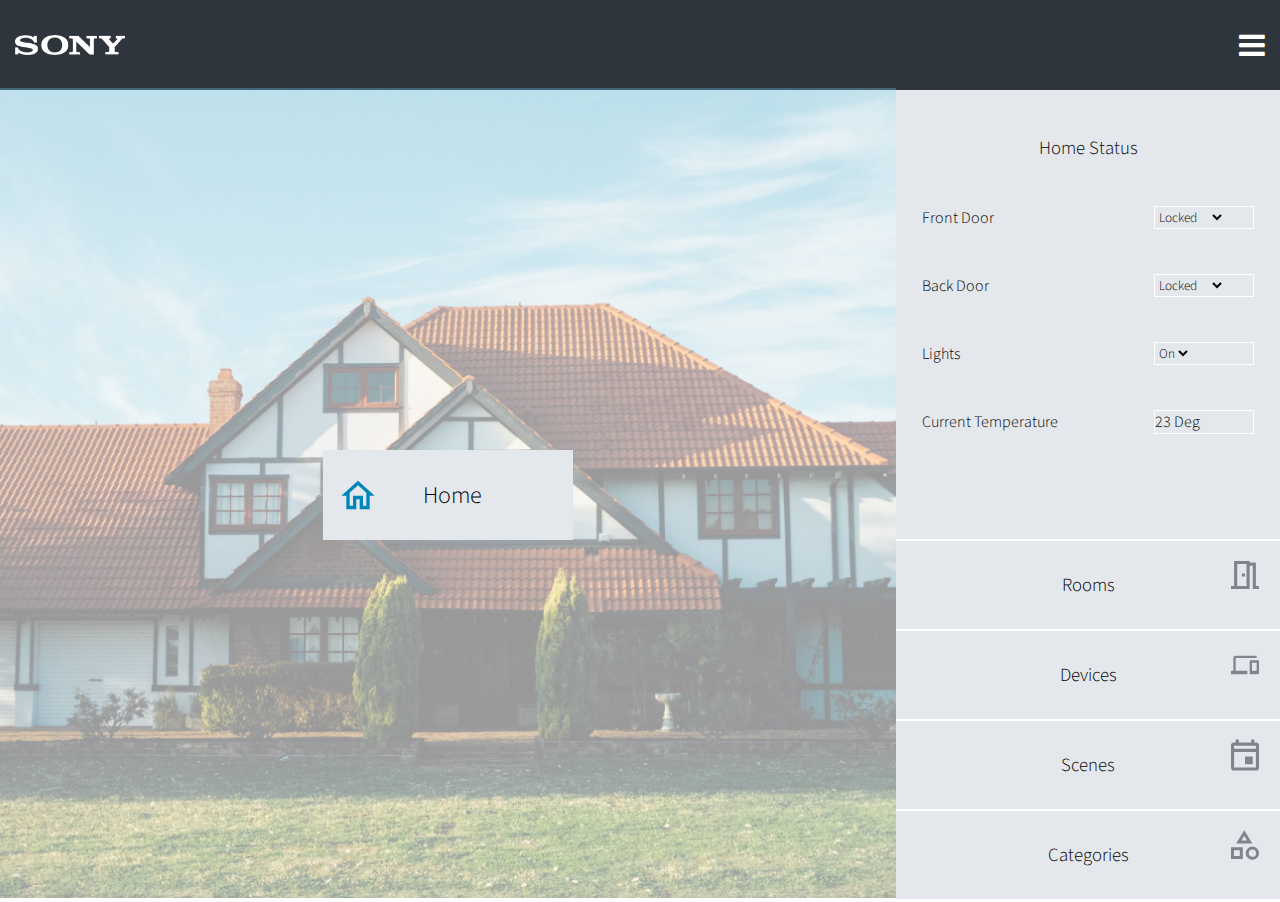
<file: index.html>
<!DOCTYPE html>
<html>
  <head>
    <meta charset="UTF-8">
    <meta name="viewport" content="width=device-width,initial-scale=1">
    <title>home</title>
    <link rel="stylesheet" href="css/style.css" type="text/css">
    <link rel="stylesheet" href="https://cdnjs.cloudflare.com/ajax/libs/font-awesome/4.7.0/css/font-awesome.min.css">
  </head>
  <body>

    <!-- top head bar goes across all pages -->
    <div class="top-bar">

      <div class="logo">
        <img src="images/sony-logo.png" alt="sony-logo">
      </div>

      <div class="burger icon">
        <i class="fa fa-bars" aria-hidden="true"></i>
      </div>

      <div class="drop-menu">
        <ul>
          <a id="newRoom" href="rooms.html"><li class="text">new room</li></a>
          <a id="newDevice" href="devices.html"><li class="text">new device</li></a>
          <a id="newScene" href="scenes.html"><li class="text">new scene</li></a>
          <a href="#"><li class="text">language</li></a>

        </ul>
      </div>

      </div>


    <!-- center description section -->
    <div class="center-sec">
      <div class="bg-img-container">
        <img class="bg-img" src="images/home.jpg" alt="">
      </div>

      <div class="desc-sec">
        <div class="desc-icon icon">
          <img src="images/icons/home-active.svg" alt="">
        </div>

        <div class="desc-text">
          <h2 class="text">home</h2>
        </div>

      </div>
    </div>

    <div class="stat-sec">
      <h3 class="text">home status</h3>

      <div class="stat-sec-cont">

          <div class="item">
            <div class="stat-sec-item text">
              <p>front door</p>
            </div>

            <div class="stat-item">
              <select class="text">
                <option value="">locked</option>
                <option value="">unlocked</option>
              </select>
            </div>
          </div>

          <div class="item">
            <div class="stat-sec-item text">
              <p>back door</p>
            </div>

            <div class="stat-item">
              <select class="text">
                <option value="">locked</option>
                <option value="">unlocked</option>
              </select>
            </div>
          </div>

          <div class="item">
            <div class="stat-sec-item text">
              <p>lights</p>
            </div>

            <div class="stat-item">
              <select class="text">
                <option value="">on</option>
                <option value="">off</option>
              </select>
            </div>
          </div>

          <div class="item">
            <div class="stat-sec-item text">
              <p>current temperature</p>
            </div>

            <div class="stat-item">
              <p class="text">23 deg</p>
            </div>
          </div>
        </div>
      </div>

      <!-- navigation list -->
    <div class="nav-list">
      <a href="rooms.html">
        <div class="nav-item" id="rooms">
          <div class="nav-text">
            <h3 class="text">rooms</h3>
          </div>
          <div class="nav-icon icon">
            <img src="images/icons/room.svg" alt="">
          </div>
        </div>
      </a>

      <a href="devices.html">
        <div class="nav-item" id="devices">
          <div class="nav-text">
            <h3 class="text">devices</h3>
          </div>
          <div class="nav-icon icon">
            <img src="images/icons/devices.svg" alt="">
          </div>
        </div>
      </a>

      <a href="scenes.html">
        <div class="nav-item" id="scenes">
          <div class="nav-text">
            <h3 class="text">scenes</h3>
          </div>
          <div class="nav-icon icon">
            <img src="images/icons/scenes.svg" alt="">
          </div>
        </div>
      </a>

      <a href="categories.html">
        <div class="nav-item" id="categories">
          <div class="nav-text">
            <h3 class="text">categories</h3>
          </div>
          <div class="nav-icon icon">
            <img src="images/icons/categories.svg" alt="">
          </div>
        </div>
      </a>
    </div>

    <script src="https://ajax.googleapis.com/ajax/libs/jquery/2.2.4/jquery.min.js"></script>
    <script src="js/script.js"></script>

  </body>
</html>
</file>
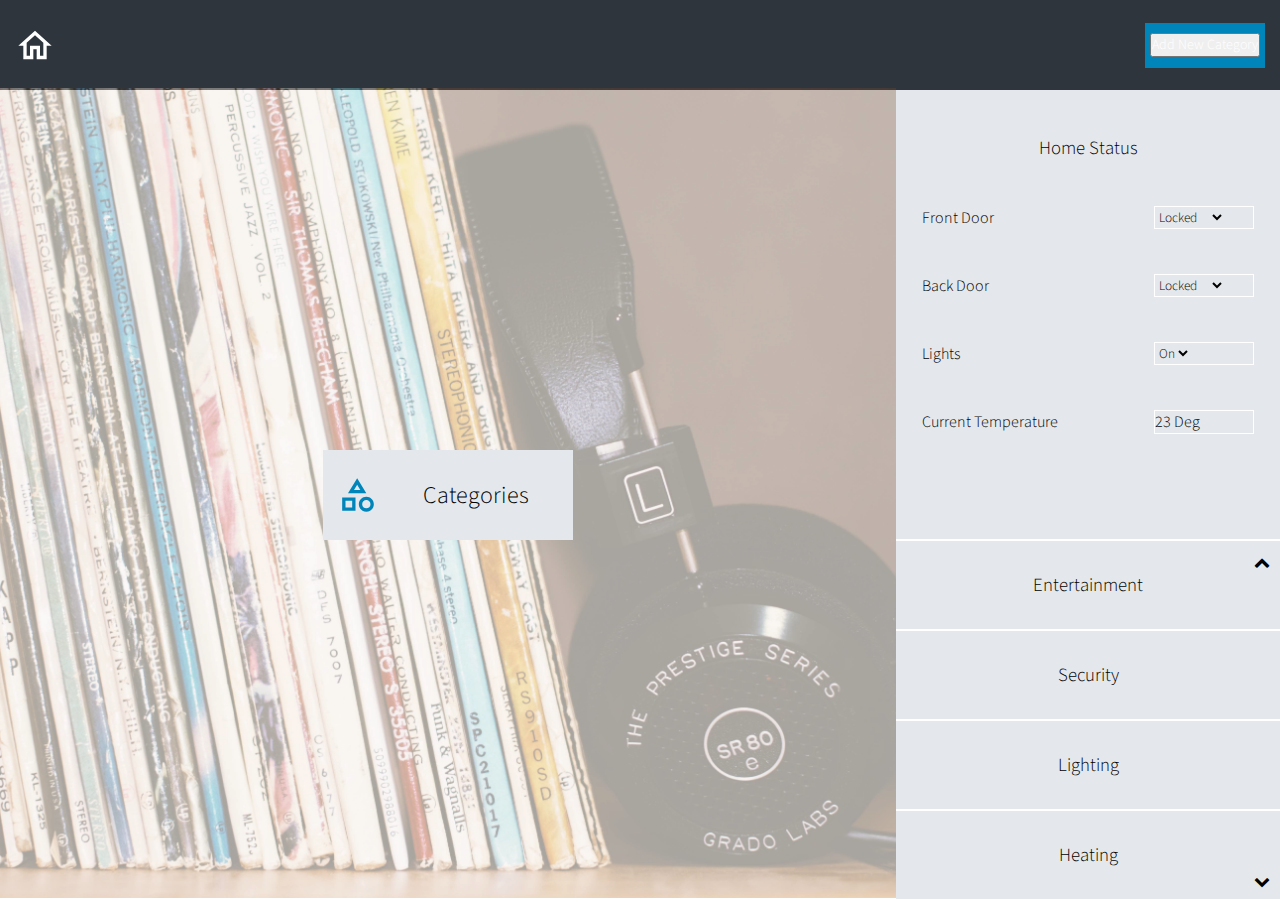
<file: categories.html>
<!DOCTYPE html>
<html>
  <head>
    <meta charset="UTF-8">
    <meta name="viewport" content="width=device-width,initial-scale=1">
    <title>categories</title>
    <link rel="stylesheet" href="css/style.css" type="text/css">
    <link rel="stylesheet" href="https://cdnjs.cloudflare.com/ajax/libs/font-awesome/4.7.0/css/font-awesome.min.css">
  </head>
  <body>

    <!-- top head bar goes across all pages -->
    <div class="top-bar">

      <a class="home-icon-cont" href="index.html">
        <div class="home-icon icon">
          <img src="images/icons/home-white.svg" alt="">
        </div>
      </a>

      <div class="add-btn">
        <button class="btn-text" type="button" name="button">add new category</button>
      </div>
        <div class="add-new-toggle">
          <div class="add-new-sec">

          <div class="close-btn icon">
            <i class="fa fa-times" aria-hidden="true"></i>
          </div>

          <label class="text" for="add-new">category name</label>
          <input type="text" name="add-new" value="" placeholder="eg. entertainment">

          <div class="confirm-btn">
            <button class="btn-text" type="button" name="button">add category</button>
          </div>
        </div>
      </div>
    </div>

    <!-- center description section -->
    <div class="center-sec">
      <div class="bg-img-container">
        <img class="bg-img" src="images/categories.jpg" alt="">
      </div>

      <div class="desc-sec">
        <div class="desc-icon icon">
          <img src="images/icons/categories-active.svg" alt="">
        </div>

        <div class="desc-text">
          <h2 class="text">categories</h2>
        </div>
      </div>

    </div>

    <div class="stat-sec">
      <h3 class="text">home status</h3>

      <div class="stat-sec-cont">

          <div class="item">
            <div class="stat-sec-item text">
              <p>front door</p>
            </div>

            <div class="stat-item">
              <select class="text">
                <option value="">locked</option>
                <option value="">unlocked</option>
              </select>
            </div>
          </div>

          <div class="item">
            <div class="stat-sec-item text">
              <p>back door</p>
            </div>

            <div class="stat-item">
              <select class="text">
                <option value="">locked</option>
                <option value="">unlocked</option>
              </select>
            </div>
          </div>

          <div class="item">
            <div class="stat-sec-item text">
              <p>lights</p>
            </div>

            <div class="stat-item">
              <select class="text">
                <option value="">on</option>
                <option value="">off</option>
              </select>
            </div>
          </div>

          <div class="item">
            <div class="stat-sec-item text">
              <p>current temperature</p>
            </div>

            <div class="stat-item">
              <p class="text">23 deg</p>
            </div>
          </div>
        </div>
      </div>




      <!-- navigation list -->

    <div class="direction-ind-up icon">
      <i class="fa fa-chevron-up" aria-hidden="true"></i>
    </div>
    <div class="direction-ind-down icon">
      <i class="fa fa-chevron-down" aria-hidden="true"></i>
    </div>

    <div class="nav-list">
      <a href="#">
        <div class="nav-item" id="entertainment">
          <div class="nav-text">
            <h3 class="text">entertainment</h3>
          </div>
        </div>
      </a>

      <a href="#">
        <div class="nav-item" id="security">
          <div class="nav-text">
            <h3 class="text">security</h3>
          </div>
        </div>
      </a>

      <a href="#">
        <div class="nav-item" id="lighting">
          <div class="nav-text">
            <h3 class="text">lighting</h3>
          </div>
        </div>
      </a>

      <a href="#">
        <div class="nav-item" id="heating">
          <div class="nav-text">
            <h3 class="text">heating</h3>
          </div>
        </div>
      </a>
    </div>

    <script src="https://ajax.googleapis.com/ajax/libs/jquery/2.2.4/jquery.min.js"></script>
    <script src="js/script.js"></script>

  </body>
</html>
</file>
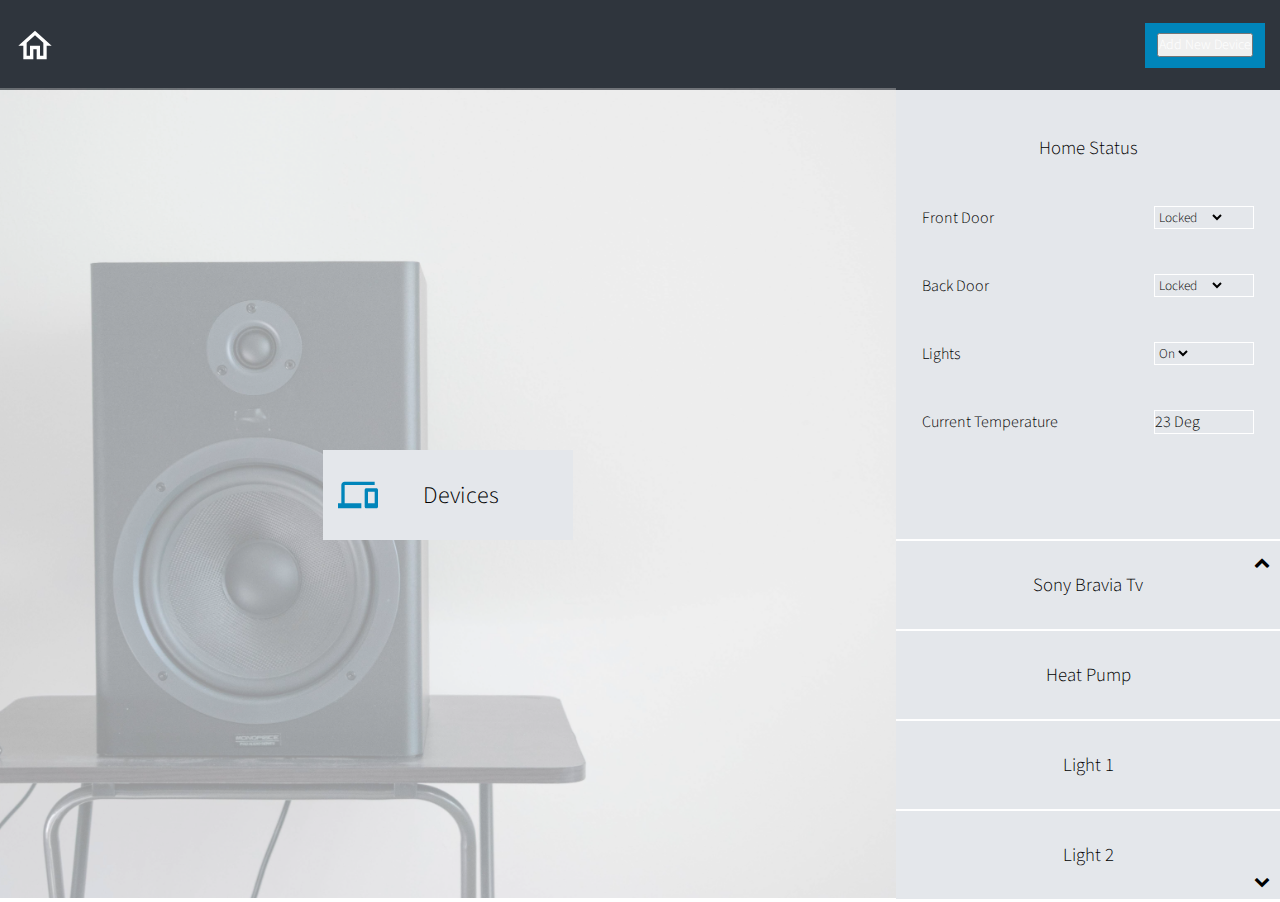
<file: devices.html>
<!DOCTYPE html>
<html>
  <head>
    <meta charset="UTF-8">
    <meta name="viewport" content="width=device-width,initial-scale=1">
    <title>devices</title>
    <link rel="stylesheet" href="css/style.css" type="text/css">
    <link rel="stylesheet" href="https://cdnjs.cloudflare.com/ajax/libs/font-awesome/4.7.0/css/font-awesome.min.css">
  </head>
  <body>

    <!-- top head bar goes across all pages -->
    <div class="top-bar">

      <a class="home-icon-cont" href="index.html">
        <div class="home-icon icon">
          <img src="images/icons/home-white.svg" alt="">
        </div>
      </a>

      <div class="add-btn">
        <button class="btn-text" type="button" name="button">add new device</button>
      </div>
      <div class="add-new-toggle">
        <div class="add-new-sec">

          <div class="close-btn icon">
            <i class="fa fa-times" aria-hidden="true"></i>
          </div>

          <label class="text" for="add-new">device name</label>
          <input type="text" name="add-new" value="" placeholder="eg. stereo">

          <div class="confirm-btn">
            <button class="btn-text" type="button" name="button">add device</button>
          </div>
        </div>
      </div>
    </div>

    <!-- center description section -->
    <div class="center-sec">
      <div class="bg-img-container">
        <img class="bg-img" src="images/devices.jpg" alt="">
      </div>

      <div class="desc-sec">
        <div class="desc-icon icon">
          <img src="images/icons/devices-active.svg" alt="">
        </div>

        <div class="desc-text">
          <h2 class="text">devices</h2>
        </div>
      </div>

    </div>

    <div class="stat-sec">
      <h3 class="text">home status</h3>

      <div class="stat-sec-cont">

          <div class="item">
            <div class="stat-sec-item text">
              <p>front door</p>
            </div>

            <div class="stat-item">
              <select class="text">
                <option value="">locked</option>
                <option value="">unlocked</option>
              </select>
            </div>
          </div>

          <div class="item">
            <div class="stat-sec-item text">
              <p>back door</p>
            </div>

            <div class="stat-item">
              <select class="text">
                <option value="">locked</option>
                <option value="">unlocked</option>
              </select>
            </div>
          </div>

          <div class="item">
            <div class="stat-sec-item text">
              <p>lights</p>
            </div>

            <div class="stat-item">
              <select class="text">
                <option value="">on</option>
                <option value="">off</option>
              </select>
            </div>
          </div>

          <div class="item">
            <div class="stat-sec-item text">
              <p>current temperature</p>
            </div>

            <div class="stat-item">
              <p class="text">23 deg</p>
            </div>
          </div>
        </div>
      </div>

      <!-- navigation list -->
    <div class="direction-ind-up icon">
      <i class="fa fa-chevron-up" aria-hidden="true"></i>
    </div>
    <div class="direction-ind-down icon">
      <i class="fa fa-chevron-down" aria-hidden="true"></i>
    </div>

    <div class="nav-list">
      <a href="#">
        <div class="nav-item" id="m-room">
          <div class="nav-text">
            <h3 class="text">sony bravia tv</h3>
          </div>
        </div>
      </a>

      <a href="#">
        <div class="nav-item" id="lounge">
          <div class="nav-text">
            <h3 class="text">heat pump</h3>
          </div>
        </div>
      </a>

      <a href="#">
        <div class="nav-item" id="kitchen">
          <div class="nav-text">
            <h3 class="text">light 1</h3>
          </div>
        </div>
      </a>

      <a href="#">
        <div class="nav-item" id="b-room1">
          <div class="nav-text">
            <h3 class="text">light 2</h3>
          </div>
        </div>
      </a>

      <a href="#">
        <div class="nav-item" id="b-room2">
          <div class="nav-text">
            <h3 class="text">light 3</h3>
          </div>
        </div>
      </a>

      <a href="#">
        <div class="nav-item" id="b-room3">
          <div class="nav-text">
            <h3 class="text">speakers</h3>
            <div class="nav-icon icon">
              <!-- icon goes here -->
            </div>
          </div>
        </div>
      </a>

      <a href="#">
        <div class="nav-item" id="bathroom">
          <div class="nav-text">
            <h3 class="text">door lock</h3>
          </div>
        </div>
      </a>

      <a href="#">
        <div class="nav-item" id="d-room">
          <div class="nav-text">
            <h3 class="text">security camera</h3>
          </div>
        </div>
      </a>
    </div>

    <script src="https://ajax.googleapis.com/ajax/libs/jquery/2.2.4/jquery.min.js"></script>
    <script src="js/script.js"></script>

  </body>
</html>
</file>
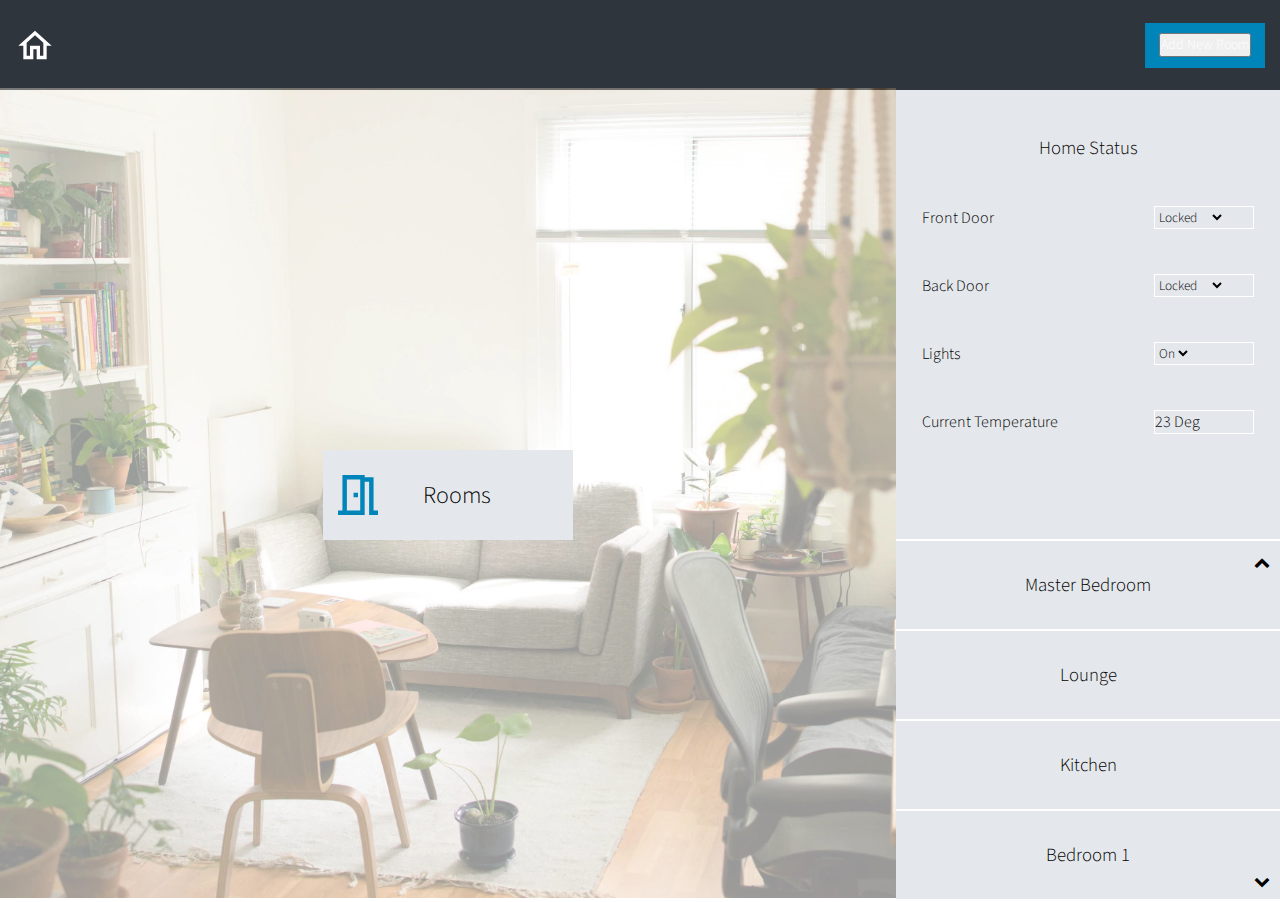
<file: rooms.html>
<!DOCTYPE html>
<html>
  <head>
    <meta charset="UTF-8">
    <meta name="viewport" content="width=device-width,initial-scale=1">
    <title>rooms</title>
    <link rel="stylesheet" href="css/style.css" type="text/css">
    <link rel="stylesheet" href="https://cdnjs.cloudflare.com/ajax/libs/font-awesome/4.7.0/css/font-awesome.min.css">
  </head>
  <body>

    <!-- top head bar goes across all pages -->
    <div class="top-bar">

      <a class="home-icon-cont" href="index.html">
        <div class="home-icon icon">
          <img src="images/icons/home-white.svg" alt="">
        </div>
      </a>

      <div class="add-btn">
        <button class="btn-text" type="button" name="button">add new room</button>
      </div>
      <div class="add-new-toggle">
        <div class="add-new-sec">

          <div class="close-btn icon">
            <i class="fa fa-times" aria-hidden="true"></i>
          </div>

          <label class="text" for="add-new">room name</label>
          <input type="text" name="add-new" value="" placeholder="eg. kitchen">

          <div class="confirm-btn">
            <button class="btn-text" type="button" name="button">add room</button>
          </div>
        </div>
      </div>
    </div>

    <!-- center description section -->
    <div class="center-sec">
      <div class="bg-img-container">
        <img  class="bg-img"src="images/room.jpg" alt="">
      </div>

      <div class="desc-sec">
        <div class="desc-icon icon">
          <img src="images/icons/room-active.svg" alt="">
        </div>

        <div class="desc-text">
          <h2 class="text">rooms</h2>
        </div>
      </div>

    </div>

    <div class="stat-sec">
      <h3 class="text">home status</h3>

      <div class="stat-sec-cont">

          <div class="item">
            <div class="stat-sec-item text">
              <p>front door</p>
            </div>

            <div class="stat-item">
              <select class="text">
                <option value="">locked</option>
                <option value="">unlocked</option>
              </select>
            </div>
          </div>

          <div class="item">
            <div class="stat-sec-item text">
              <p>back door</p>
            </div>

            <div class="stat-item">
              <select class="text">
                <option value="">locked</option>
                <option value="">unlocked</option>
              </select>
            </div>
          </div>

          <div class="item">
            <div class="stat-sec-item text">
              <p>lights</p>
            </div>

            <div class="stat-item">
              <select class="text">
                <option value="">on</option>
                <option value="">off</option>
              </select>
            </div>
          </div>

          <div class="item">
            <div class="stat-sec-item text">
              <p>current temperature</p>
            </div>

            <div class="stat-item">
              <p class="text">23 deg</p>
            </div>
          </div>
        </div>
      </div>


      <!-- navigation list -->
    <div class="direction-ind-up icon">
      <i class="fa fa-chevron-up" aria-hidden="true"></i>
    </div>
    <div class="direction-ind-down icon">
      <i class="fa fa-chevron-down" aria-hidden="true"></i>
    </div>

    <div class="nav-list">
      <a href="#">
        <div class="nav-item" id="m-room">
          <div class="nav-text">
            <h3 class="text">master bedroom</h3>
          </div>
        </div>
      </a>

      <a href="#">
        <div class="nav-item" id="lounge">
          <div class="nav-text">
            <h3 class="text">lounge</h3>
          </div>
        </div>
      </a>

      <a href="#">
        <div class="nav-item" id="kitchen">
          <div class="nav-text">
            <h3 class="text">kitchen</h3>
          </div>
        </div>
      </a>

      <a href="#">
        <div class="nav-item" id="b-room1">
          <div class="nav-text">
            <h3 class="text">bedroom 1</h3>
          </div>
        </div>
      </a>

      <a href="#">
        <div class="nav-item" id="b-room2">
          <div class="nav-text">
            <h3 class="text">bedroom 2</h3>
          </div>
        </div>
      </a>

      <a href="#">
        <div class="nav-item" id="b-room3">
          <div class="nav-text">
            <h3 class="text">bedroom 3</h3>
          </div>
        </div>
      </a>

      <a href="#">
        <div class="nav-item" id="bathroom">
          <div class="nav-text">
            <h3 class="text">bathroom</h3>
          </div>
        </div>
      </a>

      <a href="#">
        <div class="nav-item" id="d-room">
          <div class="nav-text">
            <h3 class="text">dining room</h3>
          </div>
        </div>
      </a>
    </div>

    <script src="https://ajax.googleapis.com/ajax/libs/jquery/2.2.4/jquery.min.js"></script>
    <script src="js/script.js"></script>

  </body>
</html>
</file>
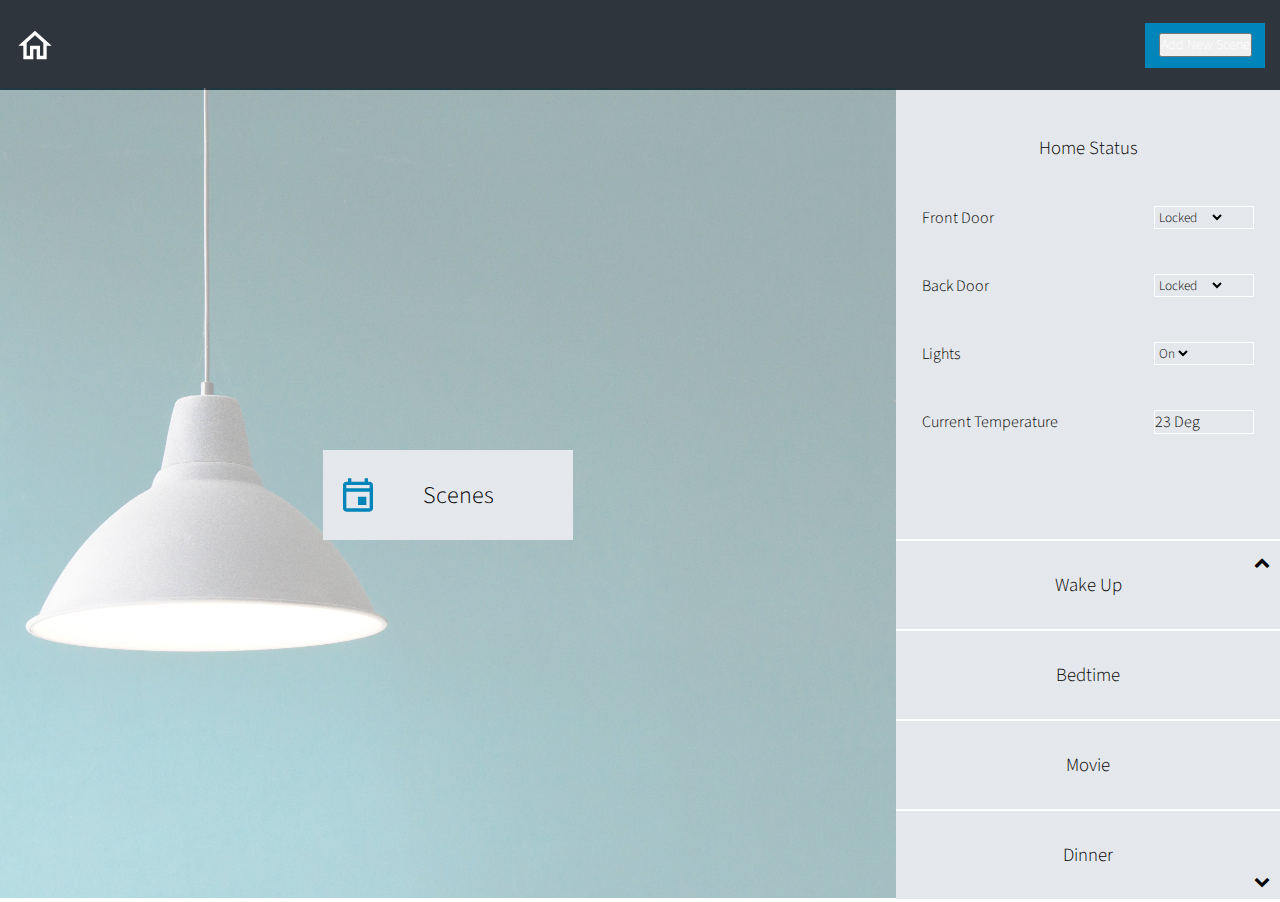
<file: scenes.html>
<!DOCTYPE html>
<html>
  <head>
    <meta charset="UTF-8">
    <meta name="viewport" content="width=device-width,initial-scale=1">
    <title>scenes</title>
    <link rel="stylesheet" href="css/style.css" type="text/css">
    <link rel="stylesheet" href="https://cdnjs.cloudflare.com/ajax/libs/font-awesome/4.7.0/css/font-awesome.min.css">
  </head>
  <body>

    <!-- top head bar goes across all pages -->
    <div class="top-bar">

      <a class="home-icon-cont" href="index.html">
        <div class="home-icon icon">
          <img src="images/icons/home-white.svg" alt="">
        </div>
      </a>

      <div class="add-btn">
        <button class="btn-text" type="button" name="button">add new scene</button>
      </div>
      <div class="add-new-toggle">
        <div class="add-new-sec">

          <div class="close-btn icon">
            <i class="fa fa-times" aria-hidden="true"></i>
          </div>

          <label class="text" for="add-new">scene name</label>
          <input type="text" name="add-new" value="" placeholder="eg. waking up">

          <div class="confirm-btn">
            <button class="btn-text" type="button" name="button">add scene</button>
          </div>
        </div>
      </div>
    </div>

    <!-- center description section -->
    <div class="center-sec">
      <div class="bg-img-container">
        <img class="bg-img" src="images/scene.jpg" alt="">
      </div>

      <div class="desc-sec">
        <div class="desc-icon icon">
          <img src="images/icons/scenes-active.svg" alt="">
        </div>

        <div class="desc-text">
          <h2 class="text">scenes</h2>
        </div>
      </div>

    </div>

    <div class="stat-sec">
      <h3 class="text">home status</h3>

      <div class="stat-sec-cont">

          <div class="item">
            <div class="stat-sec-item text">
              <p>front door</p>
            </div>

            <div class="stat-item">
              <select class="text">
                <option value="">locked</option>
                <option value="">unlocked</option>
              </select>
            </div>
          </div>

          <div class="item">
            <div class="stat-sec-item text">
              <p>back door</p>
            </div>

            <div class="stat-item">
              <select class="text">
                <option value="">locked</option>
                <option value="">unlocked</option>
              </select>
            </div>
          </div>

          <div class="item">
            <div class="stat-sec-item text">
              <p>lights</p>
            </div>

            <div class="stat-item">
              <select class="text">
                <option value="">on</option>
                <option value="">off</option>
              </select>
            </div>
          </div>

          <div class="item">
            <div class="stat-sec-item text">
              <p>current temperature</p>
            </div>

            <div class="stat-item">
              <p class="text">23 deg</p>
            </div>
          </div>
        </div>
      </div>

      <!-- navigation list -->
    <div class="direction-ind-up icon">
      <i class="fa fa-chevron-up" aria-hidden="true"></i>
    </div>
    <div class="direction-ind-down icon">
      <i class="fa fa-chevron-down" aria-hidden="true"></i>
    </div>

    <div class="nav-list">
      <a href="#">
        <div class="nav-item" id="wake-up">
          <div class="nav-text">
            <h3 class="text">wake up</h3>
          </div>
        </div>
      </a>

      <a href="#">
        <div class="nav-item" id="bedtime">
          <div class="nav-text">
            <h3 class="text">bedtime</h3>
          </div>
        </div>
      </a>

      <a href="#">
        <div class="nav-item" id="movie">
          <div class="nav-text">
            <h3 class="text">movie</h3>
          </div>
        </div>
      </a>

      <a href="#">
        <div class="nav-item" id="dinner">
          <div class="nav-text">
            <h3 class="text">dinner</h3>
          </div>
        </div>
      </a>

      <a href="#">
        <div class="nav-item" id="arriving-home">
          <div class="nav-text">
            <h3 class="text">arriving home</h3>
          </div>
        </div>
      </a>
    </div>

    <script src="https://ajax.googleapis.com/ajax/libs/jquery/2.2.4/jquery.min.js"></script>
    <script src="js/script.js"></script>

  </body>
</html>
</file>
<file: css/style.css>
@import url("https://fonts.googleapis.com/css?family=Source+Sans+Pro:300,600&display=swap");
* {
  margin: 0;
  padding: 0;
  list-style: none;
  text-decoration: none;
  box-sizing: border-box; }

.text {
  font-family: 'Source Sans Pro', sans-serif;
  font-weight: 300;
  text-transform: capitalize;
  color: black; }

.btn-text {
  font-family: 'Source Sans Pro', sans-serif;
  font-weight: 300;
  text-transform: capitalize;
  font-size: 14px;
  color: white; }

.top-bar {
  width: 100%;
  height: 10vh;
  background: #2F353D;
  position: relative;
  display: flex;
  align-items: center; }
  .top-bar .logo {
    width: 110px;
    display: flex;
    margin-left: 15px; }
    .top-bar .logo img {
      width: inherit; }
  .top-bar .burger {
    position: absolute;
    right: 15px;
    color: white;
    display: flex;
    font-size: 30px; }
  .top-bar .drop-menu {
    display: none;
    z-index: 1;
    width: 190px;
    position: absolute;
    top: 10vh;
    right: 0px; }
    .top-bar .drop-menu ul {
      background: #E4E7EB;
      position: absolute;
      right: 0px;
      width: inherit;
      -webkit-box-shadow: 0px 0px 40px -9px rgba(0, 0, 0, 0.75);
      -moz-box-shadow: 0px 0px 40px -9px rgba(0, 0, 0, 0.75);
      box-shadow: 0px 0px 40px -9px rgba(0, 0, 0, 0.75); }
      .top-bar .drop-menu ul li {
        display: flex;
        align-items: center;
        justify-content: center;
        height: 10vh;
        border-top: 1px solid white;
        border-bottom: 1px solid white; }

.top-bar .home-icon-cont {
  position: relative;
  left: 15px; }

.home-icon {
  width: 40px;
  height: 40px; }

.add-btn {
  width: 120px;
  height: 5vh;
  background: #0085BA;
  position: absolute;
  right: 15px;
  display: flex;
  align-items: center;
  justify-content: center; }

.add-new-toggle {
  display: none;
  position: absolute;
  left: 10vw;
  top: 20vh;
  z-index: 2;
  width: 80%;
  height: 30vh; }

.add-new-sec {
  background: #E4E7EB;
  position: absolute;
  z-index: 2;
  width: 100%;
  height: 30vh;
  display: flex;
  flex-direction: column;
  align-items: center;
  justify-content: space-around;
  padding: 20px;
  -webkit-box-shadow: 0px 0px 40px -9px rgba(0, 0, 0, 0.75);
  -moz-box-shadow: 0px 0px 40px -9px rgba(0, 0, 0, 0.75);
  box-shadow: 0px 0px 40px -9px rgba(0, 0, 0, 0.75); }
  .add-new-sec .close-btn {
    position: absolute;
    right: 15px;
    top: 15px; }
  .add-new-sec input {
    height: 5vh;
    width: 80%; }
  .add-new-sec .confirm-btn {
    width: 120px;
    height: 5vh;
    background: #0085BA;
    display: flex;
    justify-content: center; }

.center-sec {
  position: relative;
  display: flex;
  justify-content: center;
  align-items: center;
  max-height: 50vh;
  border-bottom: 1px solid white; }
  .center-sec .bg-img-container {
    height: 50vh; }
  .center-sec .bg-img {
    opacity: 0.4;
    height: 100%;
    object-fit: cover;
    max-width: 100vw; }
  .center-sec .desc-sec {
    position: absolute;
    display: flex;
    align-items: center;
    width: 250px;
    height: 10vh;
    background: #E4E7EB; }
    .center-sec .desc-sec .desc-icon {
      position: absolute;
      left: 15px;
      width: 40px;
      height: 40px; }
    .center-sec .desc-sec .desc-text {
      position: absolute;
      left: 100px; }

.stat-sec {
  display: none; }

.direction-ind-up {
  position: absolute;
  text-align: center;
  z-index: 2;
  bottom: 36.5vh;
  right: 10px; }

.direction-ind-down {
  position: absolute;
  text-align: center;
  z-index: 2;
  bottom: 1vh;
  right: 10px; }

.nav-list {
  position: absolute;
  height: 40vh;
  overflow: auto;
  bottom: 0;
  left: 0;
  right: 0; }
  .nav-list .nav-item {
    position: relative; }
    .nav-list .nav-item .nav-text {
      display: flex;
      justify-content: center;
      align-items: center;
      width: auto;
      height: 10vh;
      background: #E4E7EB;
      border-top: 1px solid white;
      border-bottom: 1px solid white; }
    .nav-list .nav-item .nav-icon {
      position: absolute;
      width: 40px;
      height: 40px;
      display: flex;
      top: 15px;
      right: 15px; }
      .nav-list .nav-item .nav-icon img {
        align-items: center;
        margin: 0 auto;
        width: 70%; }

@media only screen and (min-width: 1024px) {
  .center-sec {
    float: left;
    width: 70vw;
    max-height: 90vh;
    border: none; }
    .center-sec .bg-img-container {
      height: 100%; }
      .center-sec .bg-img-container .bg-img {
        height: 90vh;
        object-fit: cover;
        width: 100%; }

  .stat-sec {
    display: block;
    background: #E4E7EB;
    border-bottom: solid white 1px;
    float: right;
    top: 10vh;
    right: 0;
    width: 30vw;
    height: 50vh; }
    .stat-sec .stat-sec:after {
      clear: both; }
    .stat-sec h3 {
      text-align: center;
      padding-top: 5vh; }
    .stat-sec .item {
      display: flex;
      align-items: center;
      justify-content: space-between;
      margin-top: 5vh;
      padding-left: 2vw;
      padding-right: 2vw; }
      .stat-sec .item .stat-item {
        border: 1px solid white;
        width: 100px;
        border-radius: 0; }
        .stat-sec .item .stat-item select {
          border: none;
          background: transparent;
          border-radius: 0; }

  .nav-list {
    width: 30vw;
    bottom: 0;
    right: 0;
    left: 70vw; } }

/*# sourceMappingURL=style.css.map */
</file>
